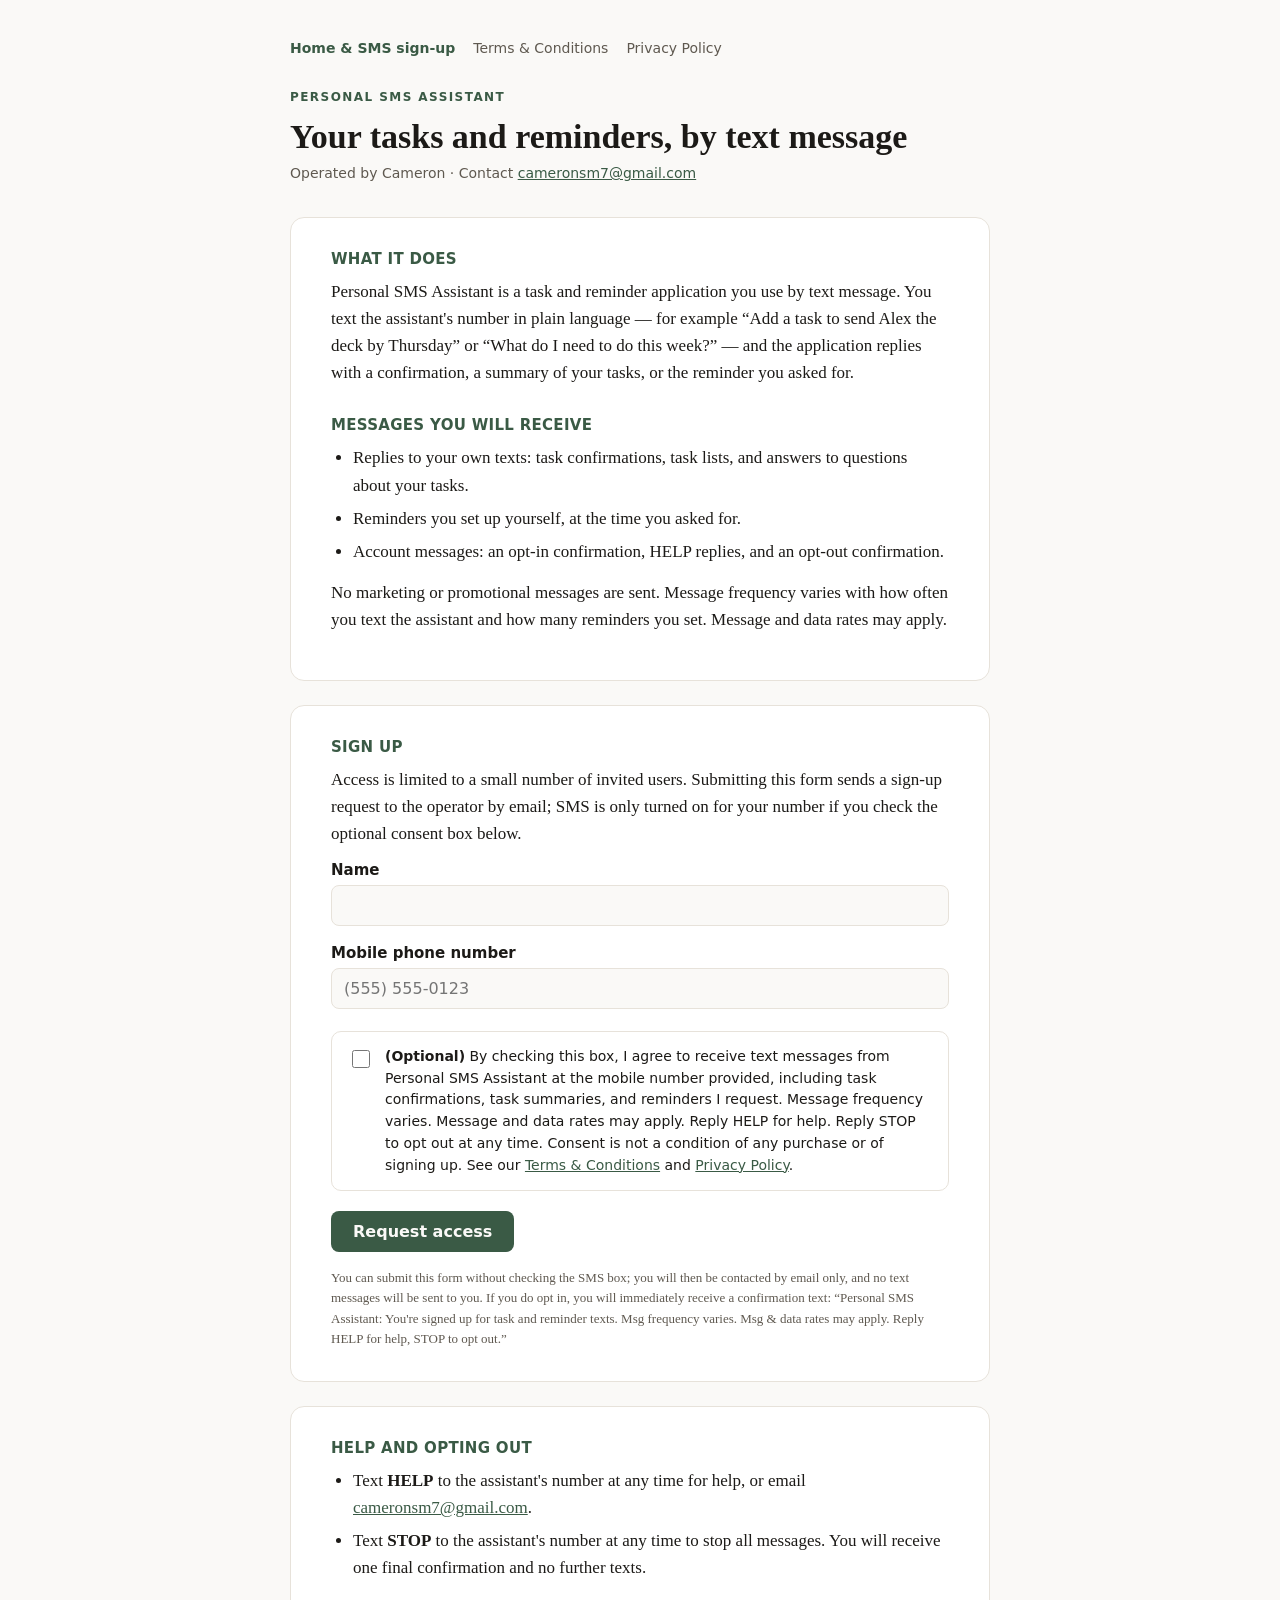
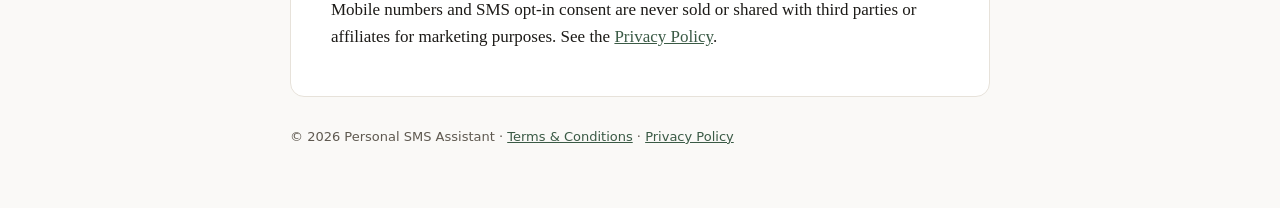
<file: index.html>
<!DOCTYPE html>
<html lang="en">
<head>
<meta charset="UTF-8">
<meta name="viewport" content="width=device-width, initial-scale=1.0">
<title>Personal SMS Assistant — Sign Up for Text Messages</title>
<meta name="description" content="Personal SMS Assistant: a task and reminder assistant you use by text message. Sign up for SMS task confirmations and reminders.">
<link rel="stylesheet" href="style.css">
</head>
<body>
<div class="page">
  <nav>
    <a href="./" aria-current="page">Home &amp; SMS sign-up</a>
    <a href="terms.html">Terms &amp; Conditions</a>
    <a href="privacy.html">Privacy Policy</a>
  </nav>

  <p class="eyebrow">Personal SMS Assistant</p>
  <h1>Your tasks and reminders, by text message</h1>
  <p class="meta">Operated by Cameron &middot; Contact <a href="mailto:cameronsm7@gmail.com">cameronsm7@gmail.com</a></p>

  <div class="card">
    <h2>What it does</h2>
    <p>Personal SMS Assistant is a task and reminder application you use by text message. You text the assistant's number in plain language &mdash; for example &ldquo;Add a task to send Alex the deck by Thursday&rdquo; or &ldquo;What do I need to do this week?&rdquo; &mdash; and the application replies with a confirmation, a summary of your tasks, or the reminder you asked for.</p>

    <h2>Messages you will receive</h2>
    <ul>
      <li>Replies to your own texts: task confirmations, task lists, and answers to questions about your tasks.</li>
      <li>Reminders you set up yourself, at the time you asked for.</li>
      <li>Account messages: an opt-in confirmation, HELP replies, and an opt-out confirmation.</li>
    </ul>
    <p>No marketing or promotional messages are sent. Message frequency varies with how often you text the assistant and how many reminders you set. Message and data rates may apply.</p>
  </div>

  <div class="card" id="sign-up">
    <h2>Sign up</h2>
    <p>Access is limited to a small number of invited users. Submitting this form sends a sign-up request to the operator by email; SMS is only turned on for your number if you check the optional consent box below.</p>

    <form action="mailto:cameronsm7@gmail.com?subject=Personal%20SMS%20Assistant%20sign-up" method="post" enctype="text/plain">
      <label class="field" for="name">Name</label>
      <input type="text" id="name" name="name" autocomplete="name" required>

      <label class="field" for="phone">Mobile phone number</label>
      <input type="tel" id="phone" name="mobile_phone" autocomplete="tel" placeholder="(555) 555-0123" required>

      <label class="consent" for="sms_consent">
        <input type="checkbox" id="sms_consent" name="sms_consent" value="yes">
        <span><strong>(Optional)</strong> By checking this box, I agree to receive text messages from Personal SMS Assistant at the mobile number provided, including task confirmations, task summaries, and reminders I request. Message frequency varies. Message and data rates may apply. Reply HELP for help. Reply STOP to opt out at any time. Consent is not a condition of any purchase or of signing up. See our <a href="terms.html">Terms &amp; Conditions</a> and <a href="privacy.html">Privacy Policy</a>.</span>
      </label>

      <button type="submit">Request access</button>
    </form>

    <p class="fine">You can submit this form without checking the SMS box; you will then be contacted by email only, and no text messages will be sent to you. If you do opt in, you will immediately receive a confirmation text: &ldquo;Personal SMS Assistant: You're signed up for task and reminder texts. Msg frequency varies. Msg &amp; data rates may apply. Reply HELP for help, STOP to opt out.&rdquo;</p>
  </div>

  <div class="card">
    <h2>Help and opting out</h2>
    <ul>
      <li>Text <strong>HELP</strong> to the assistant's number at any time for help, or email <a href="mailto:cameronsm7@gmail.com">cameronsm7@gmail.com</a>.</li>
      <li>Text <strong>STOP</strong> to the assistant's number at any time to stop all messages. You will receive one final confirmation and no further texts.</li>
    </ul>
    <p>Mobile numbers and SMS opt-in consent are never sold or shared with third parties or affiliates for marketing purposes. See the <a href="privacy.html">Privacy Policy</a>.</p>
  </div>

  <footer>&copy; 2026 Personal SMS Assistant &middot; <a href="terms.html">Terms &amp; Conditions</a> &middot; <a href="privacy.html">Privacy Policy</a></footer>
</div>
</body>
</html>
</file>
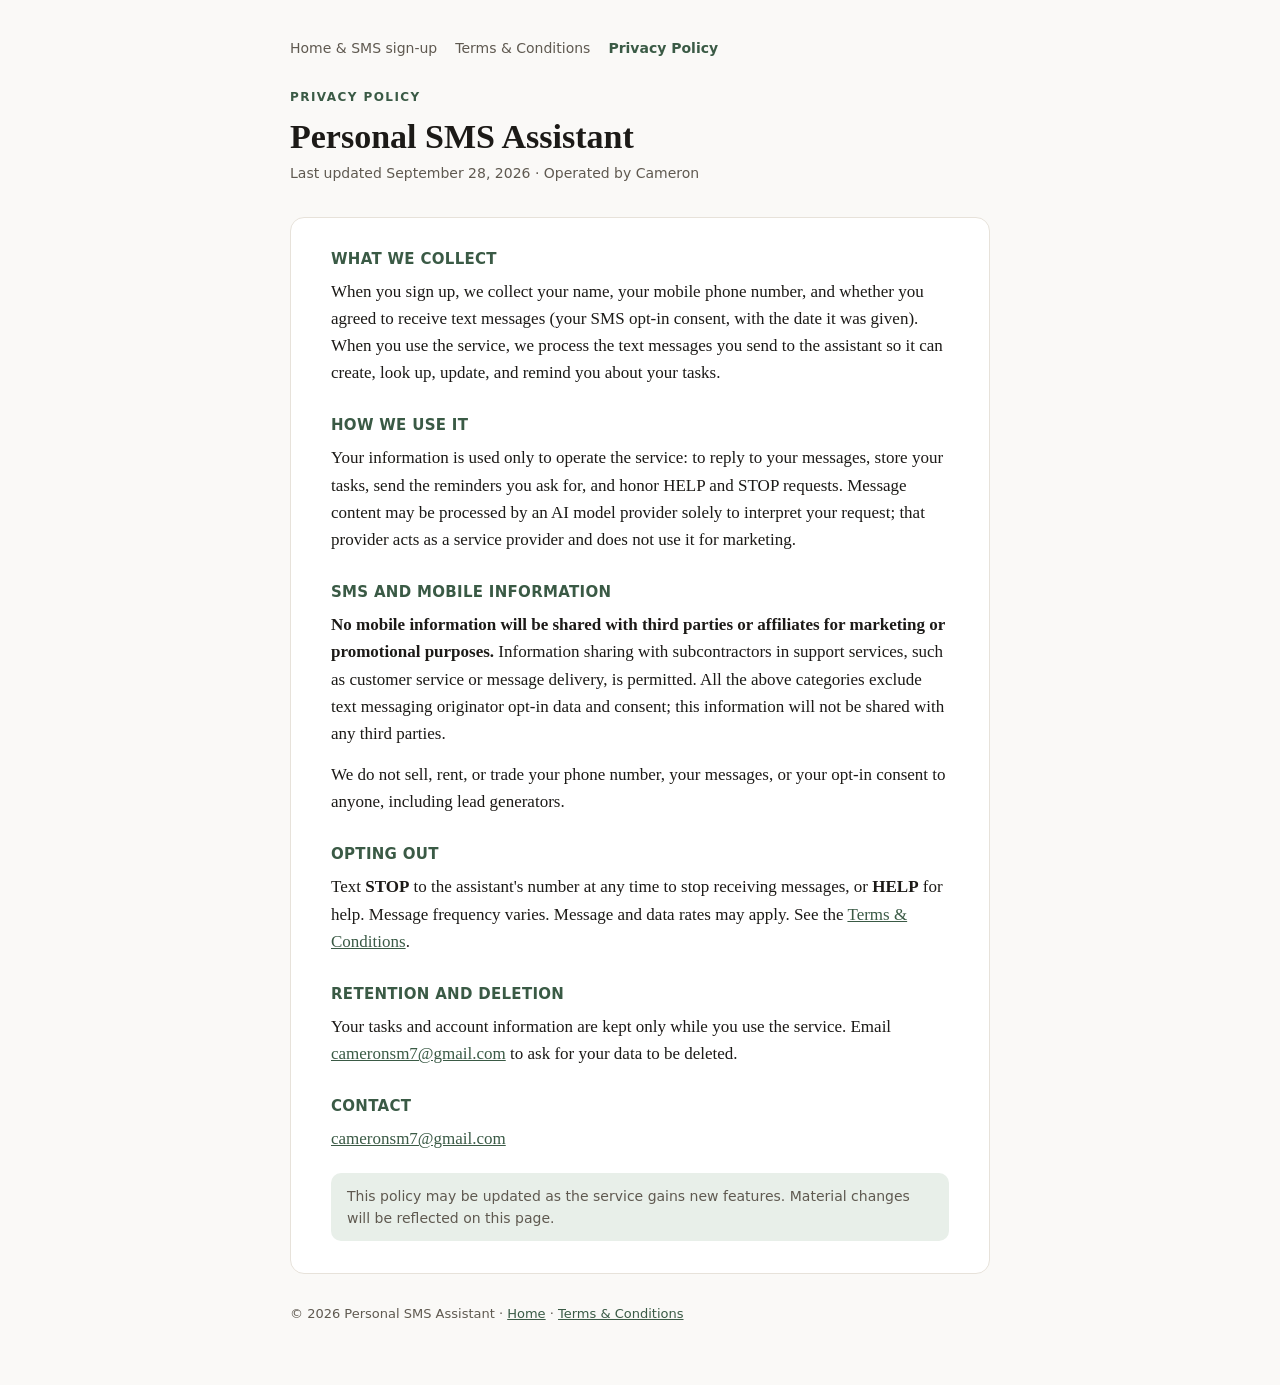
<file: privacy.html>
<!DOCTYPE html>
<html lang="en">
<head>
<meta charset="UTF-8">
<meta name="viewport" content="width=device-width, initial-scale=1.0">
<title>Privacy Policy — Personal SMS Assistant</title>
<link rel="stylesheet" href="style.css">
</head>
<body>
<div class="page">
  <nav>
    <a href="./">Home &amp; SMS sign-up</a>
    <a href="terms.html">Terms &amp; Conditions</a>
    <a href="privacy.html" aria-current="page">Privacy Policy</a>
  </nav>

  <p class="eyebrow">Privacy Policy</p>
  <h1>Personal SMS Assistant</h1>
  <p class="meta">Last updated September 28, 2026 &middot; Operated by Cameron</p>

  <div class="card">
    <h2>What we collect</h2>
    <p>When you sign up, we collect your name, your mobile phone number, and whether you agreed to receive text messages (your SMS opt-in consent, with the date it was given). When you use the service, we process the text messages you send to the assistant so it can create, look up, update, and remind you about your tasks.</p>

    <h2>How we use it</h2>
    <p>Your information is used only to operate the service: to reply to your messages, store your tasks, send the reminders you ask for, and honor HELP and STOP requests. Message content may be processed by an AI model provider solely to interpret your request; that provider acts as a service provider and does not use it for marketing.</p>

    <h2>SMS and mobile information</h2>
    <p><strong>No mobile information will be shared with third parties or affiliates for marketing or promotional purposes.</strong> Information sharing with subcontractors in support services, such as customer service or message delivery, is permitted. All the above categories exclude text messaging originator opt-in data and consent; this information will not be shared with any third parties.</p>
    <p>We do not sell, rent, or trade your phone number, your messages, or your opt-in consent to anyone, including lead generators.</p>

    <h2>Opting out</h2>
    <p>Text <strong>STOP</strong> to the assistant's number at any time to stop receiving messages, or <strong>HELP</strong> for help. Message frequency varies. Message and data rates may apply. See the <a href="terms.html">Terms &amp; Conditions</a>.</p>

    <h2>Retention and deletion</h2>
    <p>Your tasks and account information are kept only while you use the service. Email <a href="mailto:cameronsm7@gmail.com">cameronsm7@gmail.com</a> to ask for your data to be deleted.</p>

    <h2>Contact</h2>
    <p><a href="mailto:cameronsm7@gmail.com">cameronsm7@gmail.com</a></p>

    <p class="note">This policy may be updated as the service gains new features. Material changes will be reflected on this page.</p>
  </div>

  <footer>&copy; 2026 Personal SMS Assistant &middot; <a href="./">Home</a> &middot; <a href="terms.html">Terms &amp; Conditions</a></footer>
</div>
</body>
</html>
</file>
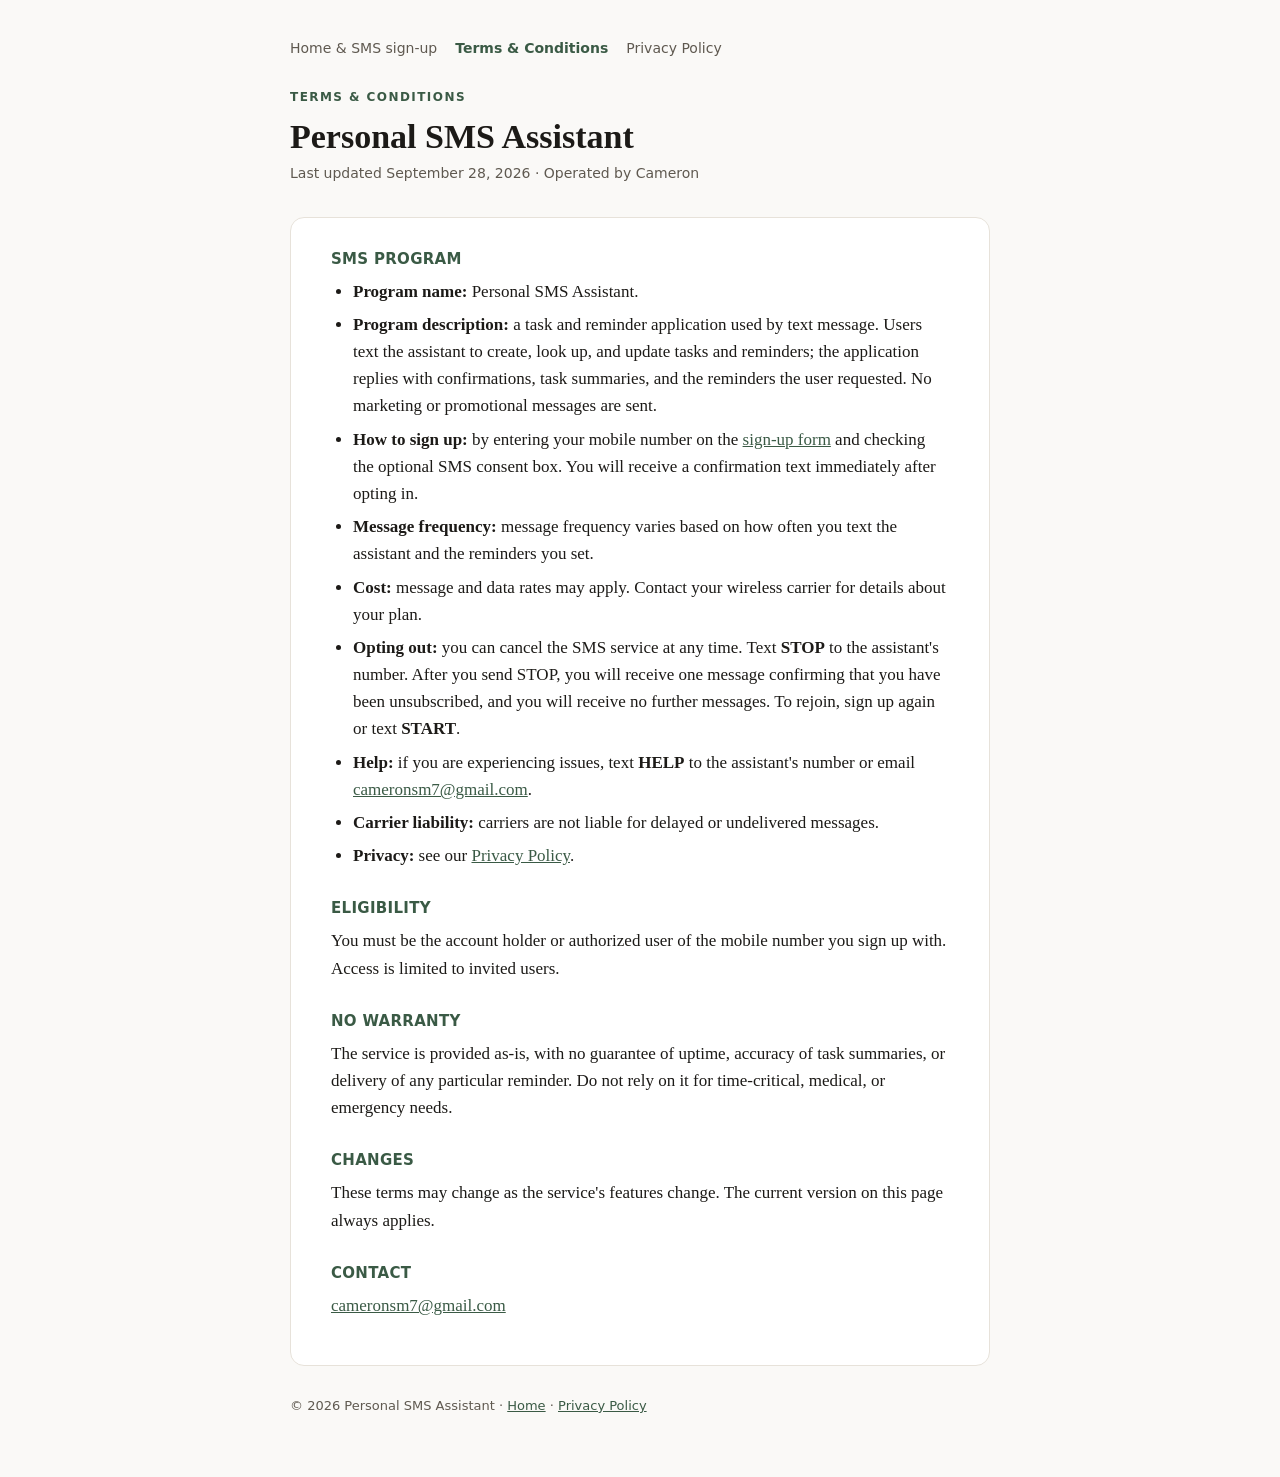
<file: terms.html>
<!DOCTYPE html>
<html lang="en">
<head>
<meta charset="UTF-8">
<meta name="viewport" content="width=device-width, initial-scale=1.0">
<title>Terms &amp; Conditions — Personal SMS Assistant</title>
<link rel="stylesheet" href="style.css">
</head>
<body>
<div class="page">
  <nav>
    <a href="./">Home &amp; SMS sign-up</a>
    <a href="terms.html" aria-current="page">Terms &amp; Conditions</a>
    <a href="privacy.html">Privacy Policy</a>
  </nav>

  <p class="eyebrow">Terms &amp; Conditions</p>
  <h1>Personal SMS Assistant</h1>
  <p class="meta">Last updated September 28, 2026 &middot; Operated by Cameron</p>

  <div class="card">
    <h2>SMS program</h2>
    <ul>
      <li><strong>Program name:</strong> Personal SMS Assistant.</li>
      <li><strong>Program description:</strong> a task and reminder application used by text message. Users text the assistant to create, look up, and update tasks and reminders; the application replies with confirmations, task summaries, and the reminders the user requested. No marketing or promotional messages are sent.</li>
      <li><strong>How to sign up:</strong> by entering your mobile number on the <a href="./#sign-up">sign-up form</a> and checking the optional SMS consent box. You will receive a confirmation text immediately after opting in.</li>
      <li><strong>Message frequency:</strong> message frequency varies based on how often you text the assistant and the reminders you set.</li>
      <li><strong>Cost:</strong> message and data rates may apply. Contact your wireless carrier for details about your plan.</li>
      <li><strong>Opting out:</strong> you can cancel the SMS service at any time. Text <strong>STOP</strong> to the assistant's number. After you send STOP, you will receive one message confirming that you have been unsubscribed, and you will receive no further messages. To rejoin, sign up again or text <strong>START</strong>.</li>
      <li><strong>Help:</strong> if you are experiencing issues, text <strong>HELP</strong> to the assistant's number or email <a href="mailto:cameronsm7@gmail.com">cameronsm7@gmail.com</a>.</li>
      <li><strong>Carrier liability:</strong> carriers are not liable for delayed or undelivered messages.</li>
      <li><strong>Privacy:</strong> see our <a href="privacy.html">Privacy Policy</a>.</li>
    </ul>

    <h2>Eligibility</h2>
    <p>You must be the account holder or authorized user of the mobile number you sign up with. Access is limited to invited users.</p>

    <h2>No warranty</h2>
    <p>The service is provided as-is, with no guarantee of uptime, accuracy of task summaries, or delivery of any particular reminder. Do not rely on it for time-critical, medical, or emergency needs.</p>

    <h2>Changes</h2>
    <p>These terms may change as the service's features change. The current version on this page always applies.</p>

    <h2>Contact</h2>
    <p><a href="mailto:cameronsm7@gmail.com">cameronsm7@gmail.com</a></p>
  </div>

  <footer>&copy; 2026 Personal SMS Assistant &middot; <a href="./">Home</a> &middot; <a href="privacy.html">Privacy Policy</a></footer>
</div>
</body>
</html>
</file>
<file: style.css>
:root{
  --bg:#faf9f7; --surface:#ffffff; --text:#1c1a17; --muted:#5f5950;
  --border:#e7e2da; --accent:#3a5a45; --accent-soft:#e8efe9;
}
@media (prefers-color-scheme: dark){
  :root{
    --bg:#17161a; --surface:#1f1e23; --text:#eeece7; --muted:#a7a29a;
    --border:#33313a; --accent:#8fc9a3; --accent-soft:#22302a;
  }
}
*{box-sizing:border-box;}
body{
  margin:0; background:var(--bg); color:var(--text);
  font-family:Georgia, "Times New Roman", serif;
  padding:40px 16px 64px;
}
.page{max-width:700px; margin:0 auto;}
nav{
  font-family:system-ui, sans-serif; font-size:14px; margin:0 0 32px;
  display:flex; flex-wrap:wrap; gap:6px 18px;
}
nav a{color:var(--muted); text-decoration:none;}
nav a[aria-current="page"]{color:var(--accent); font-weight:600;}
.eyebrow{
  font-family:system-ui, sans-serif; font-size:12px; letter-spacing:.12em;
  text-transform:uppercase; color:var(--accent); font-weight:600; margin:0 0 10px;
}
h1{font-size:34px; line-height:1.15; margin:0 0 6px;}
.meta{font-family:system-ui, sans-serif; color:var(--muted); font-size:14px; margin:0 0 32px;}
.card{
  background:var(--surface); border:1px solid var(--border); border-radius:14px;
  padding:32px clamp(18px,4vw,40px); margin:0 0 24px;
}
h2{
  font-family:system-ui, sans-serif; font-size:15px; letter-spacing:.02em;
  text-transform:uppercase; color:var(--accent); margin:30px 0 10px; font-weight:600;
}
.card > h2:first-child{margin-top:0;}
p, li{font-size:17px; line-height:1.6;}
p{margin:0 0 14px;}
ul{padding-left:22px; margin:0 0 14px;}
li{margin-bottom:6px;}
a{color:var(--accent);}
.note{
  font-family:system-ui, sans-serif; font-size:14px; color:var(--muted);
  background:var(--accent-soft); border-radius:10px; padding:12px 16px; margin:20px 0 0;
}
form{font-family:system-ui, sans-serif;}
label.field{display:block; font-size:15px; font-weight:600; margin:0 0 6px;}
input[type=text], input[type=tel]{
  width:100%; font:inherit; font-size:16px; padding:10px 12px; margin:0 0 18px;
  border:1px solid var(--border); border-radius:8px; background:var(--bg); color:var(--text);
}
.consent{
  display:flex; gap:12px; align-items:flex-start; margin:4px 0 20px;
  padding:14px 16px; border:1px solid var(--border); border-radius:10px;
}
.consent input{margin-top:4px; width:18px; height:18px; flex:none;}
.consent span{font-size:14px; line-height:1.55;}
button{
  font:inherit; font-size:16px; font-weight:600; padding:11px 22px; border:0; border-radius:8px;
  background:var(--accent); color:var(--bg); cursor:pointer;
}
.fine{font-size:13px; line-height:1.55; color:var(--muted); margin:16px 0 0;}
footer{font-family:system-ui, sans-serif; font-size:13px; color:var(--muted); margin-top:32px;}
</file>
